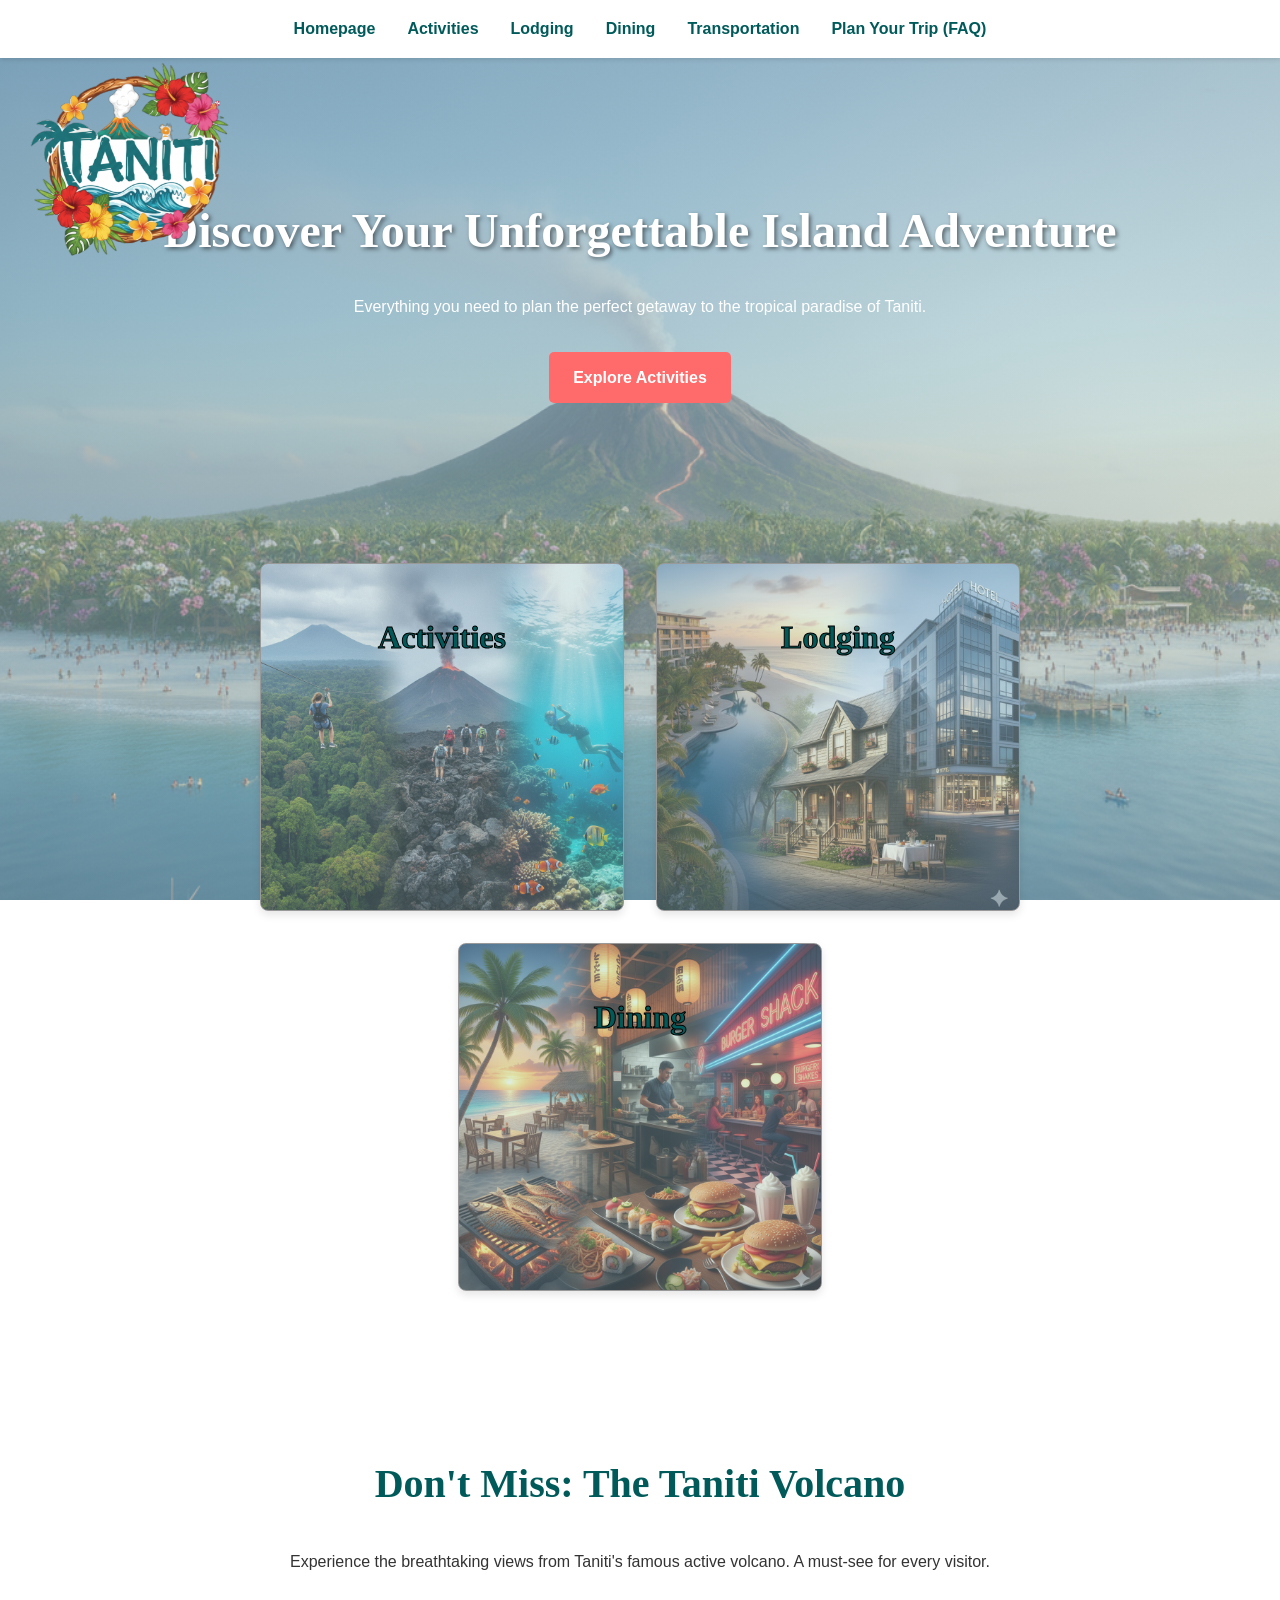
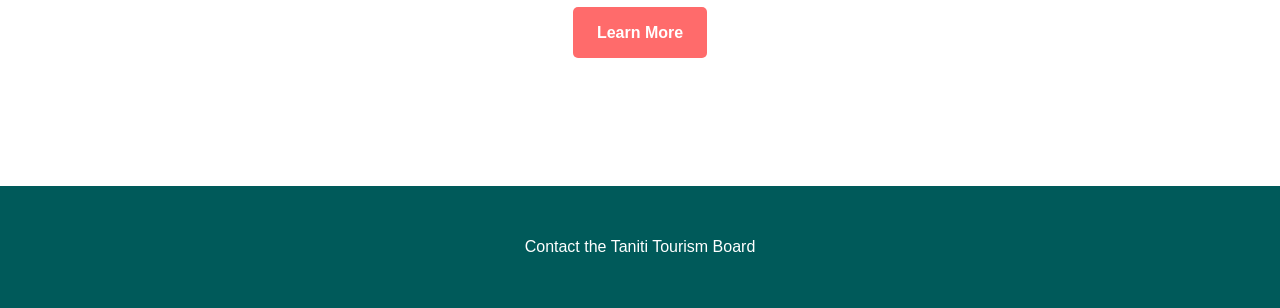
<file: index.html>
<!DOCTYPE html>
<html lang="en">
<head>
    <meta charset="UTF-8">
    <meta name="viewport" content="width=device-width, initial-scale=1.0">
    <link rel="stylesheet" href="style.css">
    <title>Visit Taniti - Your Island Getaway</title>
</head>
<body>
    <a href="index.html">
        <img src="images/Taniti_Logo_Transparent.png" alt="Taniti Island Tourism Logo" class="logo">
    </a>
    <header>
        <button class="nav-toggle" aria-label="toggle navigation">
            <span class="hamburger"></span>
            <span class="hamburger"></span>
            <span class="hamburger"></span>
        </button>
        <nav>
            <ul id="primary-navigation">
                <li><a href="index.html">Homepage</a></li>
                <li><a href="activities.html">Activities</a></li>
                <li><a href="lodging.html">Lodging</a></li>
                <li><a href="dining.html">Dining</a></li>
                <li><a href="transportation.html">Transportation</a></li>
                <li><a href="faq.html">Plan Your Trip (FAQ)</a></li>
            </ul>
        </nav>
    </header>

    <main>
        <section class="hero">
            <h1>Discover Your Unforgettable Island Adventure</h1>
            <p>Everything you need to plan the perfect getaway to the tropical paradise of Taniti.</p>
            <a href="activities.html" class="button">Explore Activities</a>
        </section>

        <section class="categories">
            <a href="activities.html" class="card card-activities">
                <h3 class="stroked-text">Activities</h3>
            </a>
            <a href="lodging.html" class="card card-lodging">
                <h3 class="stroked-text">Lodging</h3>
            </a>
            <a href="dining.html" class="card card-dining">
                <h3 class="stroked-text">Dining</h3>
            </a>
        </section>

        <section class="featured-highlight">
            <h2>Don't Miss: The Taniti Volcano</h2>
            <p>Experience the breathtaking views from Taniti's famous active volcano. A must-see for every visitor.</p>
            <a href="volcano-tour.html" class="button">Learn More</a>
        </section>
    </main>

    <footer>
        <p>Contact the Taniti Tourism Board</p>
    </footer>
    <script src="script.js"></script>
</body>
</html>
</file>
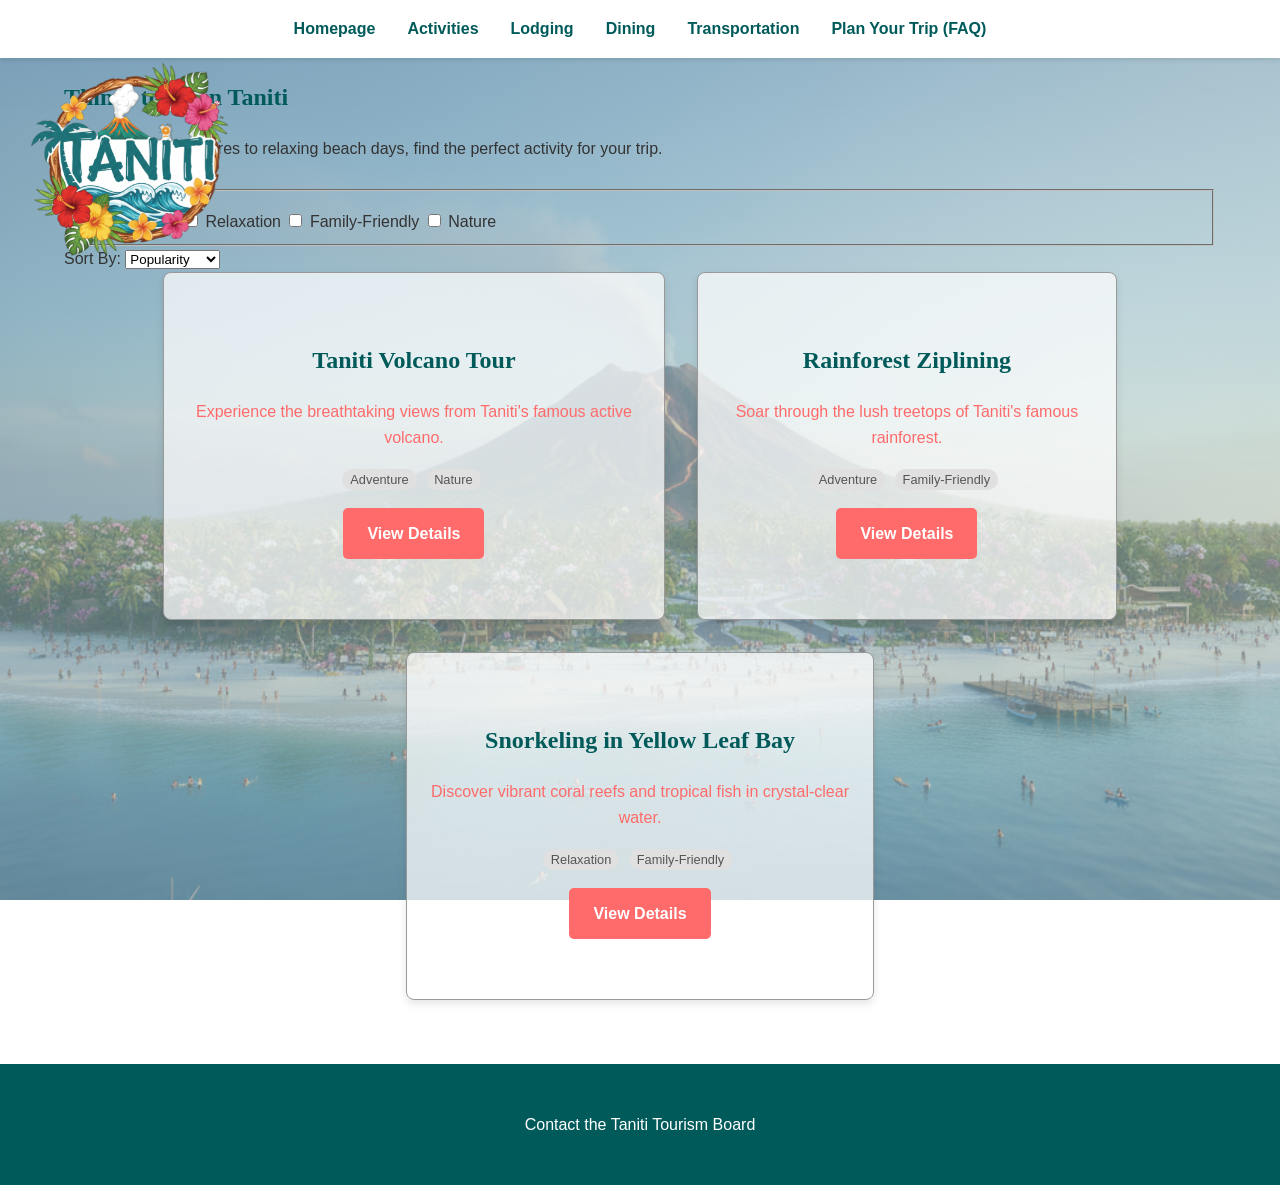
<file: activities.html>
<!DOCTYPE html>
<html lang="en">
<head>
    <meta charset="UTF-8">
    <meta name="viewport" content="width=device-width, initial-scale=1.0">
    <title>Activities in Taniti</title>
    <link rel="stylesheet" href="style.css"> </head>
<body>
    <a href="index.html">
        <img src="images/Taniti_Logo_Transparent.png" alt="Taniti Island Tourism Logo" class="logo">
    </a>
    <header>
        <button class="nav-toggle" aria-label="toggle navigation">
            <span class="hamburger"></span>
            <span class="hamburger"></span>
            <span class="hamburger"></span>
        </button>
        <nav>
            <ul id="primary-navigation">
                <li><a href="index.html">Homepage</a></li>
                <li><a href="activities.html">Activities</a></li>
                <li><a href="lodging.html">Lodging</a></li>
                <li><a href="dining.html">Dining</a></li>
                <li><a href="transportation.html">Transportation</a></li>
                <li><a href="faq.html">Plan Your Trip (FAQ)</a></li>
            </ul>
        </nav>
    </header>

    <main>
        <section class="page-title">
            <h1>Things to Do in Taniti</h1>
            <p>From thrilling adventures to relaxing beach days, find the perfect activity for your trip.</p>
        </section>

        <section class="filters">
            <form>
                <fieldset>
                    <legend>Filter by Category:</legend>
                    <input type="checkbox" id="adventure" name="category" value="adventure">
                    <label for="adventure">Adventure</label>
                    <input type="checkbox" id="relaxation" name="category" value="relaxation">
                    <label for="relaxation">Relaxation</label>
                    <input type="checkbox" id="family" name="category" value="family">
                    <label for="family">Family-Friendly</label>
                    <input type="checkbox" id="nature" name="category" value="nature">
                    <label for="nature">Nature</label>
                </fieldset>
                <label for="sort-by">Sort By:</label>
                <select id="sort-by" name="sort">
                    <option value="popularity">Popularity</option>
                    <option value="alphabetical">Alphabetical</option>
                </select>
            </form>
        </section>

        <section class="activity-grid filterable-cards">
            <a href="volcano-tour.html" class="card-link" data-category="adventure nature">
                <div class="activity-card">
                    <h2>Taniti Volcano Tour</h2>
                    <p>Experience the breathtaking views from Taniti's famous active volcano.</p>
                    <div class="tags">
                        <span>Adventure</span>
                        <span>Nature</span>
                    </div>
                    <span class="button">View Details</span>
                </div>
            </a>
            <a href="ziplining-details.html" class="card-link" data-category="adventure family">
                <div class="activity-card">
                    <h2>Rainforest Ziplining</h2>
                    <p>Soar through the lush treetops of Taniti's famous rainforest.</p>
                    <div class="tags">
                        <span>Adventure</span>
                        <span>Family-Friendly</span>
                    </div>
                    <span class="button">View Details</span>
                </div>
            </a>
            <a href="snorkeling-details.html" class="card-link" data-category="relaxation family">
                <div class="activity-card">
                    <h2>Snorkeling in Yellow Leaf Bay</h2>
                    <p>Discover vibrant coral reefs and tropical fish in crystal-clear water.</p>
                    <div class="tags">
                        <span>Relaxation</span>
                        <span>Family-Friendly</span>
                    </div>
                    <span class="button">View Details</span>
                </div>
            </a>
        </section>
    </main>

    <footer>
        <p>Contact the Taniti Tourism Board</p>
    </footer>
    <script src="script.js"></script>
</body>
</html>
</file>
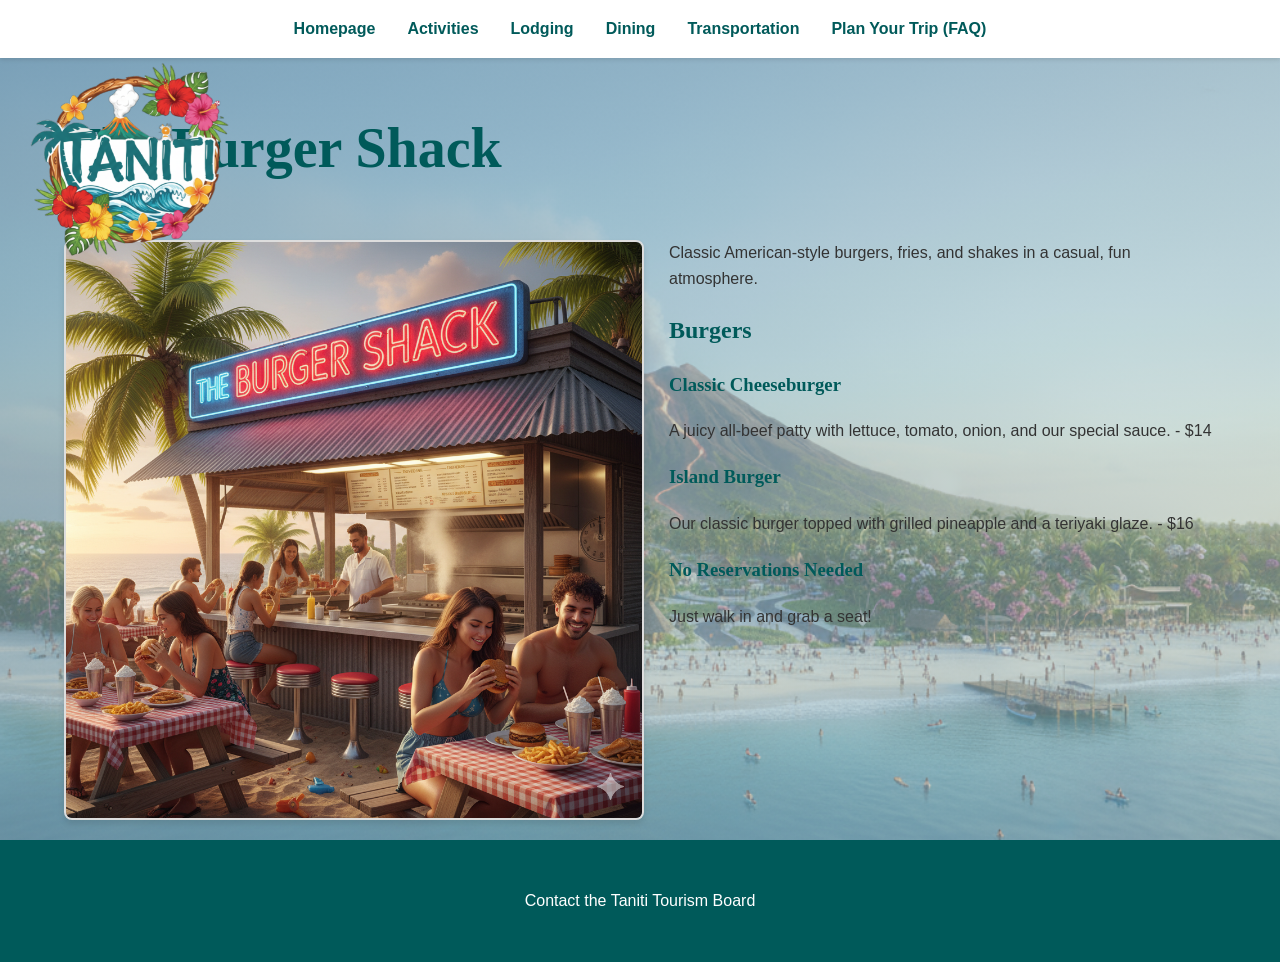
<file: burger-shack-details.html>
<!DOCTYPE html>
<html lang="en">
<head>
    <meta charset="UTF-8">
    <meta name="viewport" content="width=device-width, initial-scale=1.0">
    <title>Menu - The Burger Shack</title>
    <link rel="stylesheet" href="style.css"> </head>
<body>
    <a href="index.html">
        <img src="images/Taniti_Logo_Transparent.png" alt="Taniti Island Tourism Logo" class="logo">
    </a>
    <header>
        <button class="nav-toggle" aria-label="toggle navigation">
            <span class="hamburger"></span>
            <span class="hamburger"></span>
            <span class="hamburger"></span>
        </button>
        <nav>
            <ul id="primary-navigation">
                <li><a href="index.html">Homepage</a></li>
                <li><a href="activities.html">Activities</a></li>
                <li><a href="lodging.html">Lodging</a></li>
                <li><a href="dining.html">Dining</a></li>
                <li><a href="transportation.html">Transportation</a></li>
                <li><a href="faq.html">Plan Your Trip (FAQ)</a></li>
            </ul>
        </nav>
    </header>

    <main>
        <article class="menu-details">
            <h1>The Burger Shack</h1>

            <div class="gallery">
                <img src="images/The Burger Shack.png" class="gallery-image" alt="A charming burger restaurant with a fun atmosphere.">
            </div>

            <p>Classic American-style burgers, fries, and shakes in a casual, fun atmosphere.</p>
            
            <div class="menu-section">
                <h2>Burgers</h2>
                <div class="menu-item">
                    <h3>Classic Cheeseburger</h3>
                    <p>A juicy all-beef patty with lettuce, tomato, onion, and our special sauce. - $14</p>
                </div>
                <div class="menu-item">
                    <h3>Island Burger</h3>
                    <p>Our classic burger topped with grilled pineapple and a teriyaki glaze. - $16</p>
                </div>
            </div>

            <div class="booking-info">
                <h3>No Reservations Needed</h3>
                <p>Just walk in and grab a seat!</p>
            </div>
            
        </article>
    </main>

    <footer>
        <p>Contact the Taniti Tourism Board</p>
    </footer>
    <script src="script.js"></script>
</body>
</html>
</file>
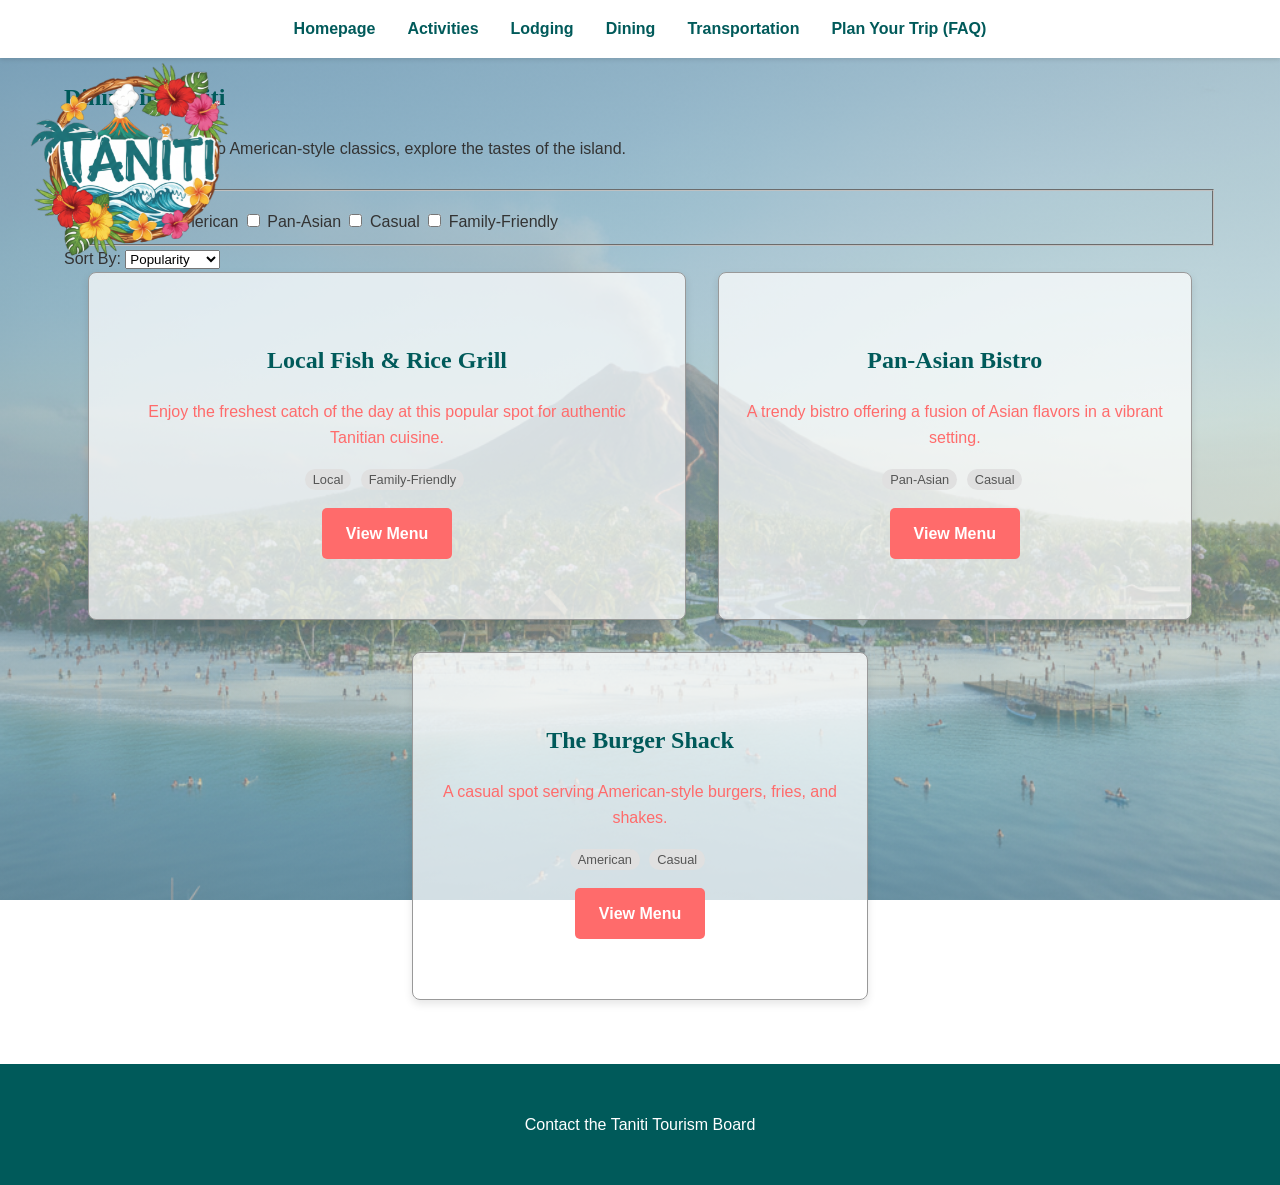
<file: dining.html>
<!DOCTYPE html>
<html lang="en">
<head>
    <meta charset="UTF-8">
    <meta name="viewport" content="width=device-width, initial-scale=1.0">
    <title>Dining in Taniti</title>
    <link rel="stylesheet" href="style.css"> </head>
<body>
    <a href="index.html">
        <img src="images/Taniti_Logo_Transparent.png" alt="Taniti Island Tourism Logo" class="logo">
    </a>
    <header>
        <button class="nav-toggle" aria-label="toggle navigation">
            <span class="hamburger"></span>
            <span class="hamburger"></span>
            <span class="hamburger"></span>
        </button>
        <nav>
            <ul id="primary-navigation">
                <li><a href="index.html">Homepage</a></li>
                <li><a href="activities.html">Activities</a></li>
                <li><a href="lodging.html">Lodging</a></li>
                <li><a href="dining.html">Dining</a></li>
                <li><a href="transportation.html">Transportation</a></li>
                <li><a href="faq.html">Plan Your Trip (FAQ)</a></li>
            </ul>
        </nav>
    </header>

    <main>
        <section class="page-title">
            <h1>Dining in Taniti</h1>
            <p>From fresh local fish to American-style classics, explore the tastes of the island.</p>
        </section>

        <section class="filters">
            <form>
                <fieldset>
                    <legend>Filter by Cuisine:</legend>
                    <input type="checkbox" id="local" name="cuisine" value="local">
                    <label for="local">Local</label>
                    <input type="checkbox" id="american" name="cuisine" value="american">
                    <label for="american">American</label>
                    <input type="checkbox" id="pan-asian" name="cuisine" value="pan-asian">
                    <label for="pan-asian">Pan-Asian</label>
                    <input type="checkbox" id="casual" name="cuisine" value="casual">
                    <label for="casual">Casual</label>
                    <input type="checkbox" id="family-friendly" name="cuisine" value="family-friendly">
                    <label for="family-friendly">Family-Friendly</label>
                </fieldset>
                <label for="sort-by">Sort By:</label>
                <select id="sort-by" name="sort">
                    <option value="popularity">Popularity</option>
                    <option value="alphabetical">Alphabetical</option>
                </select>
            </form>
        </section>

        <section class="dining-grid filterable-cards">
            <a href="local-fish-details.html" class="card-link" data-category="local family-friendly">
                <div class="dining-card">
                    <h2>Local Fish & Rice Grill</h2>
                    <p>Enjoy the freshest catch of the day at this popular spot for authentic Tanitian cuisine.</p>
                    <div class="tags">
                        <span>Local</span>
                        <span>Family-Friendly</span>
                    </div>
                    <span class="button">View Menu</span>
                </div>
            </a>
            <a href="pan-asian-details.html" class="card-link" data-category="pan-asian casual">
                <div class="dining-card">
                    <h2>Pan-Asian Bistro</h2>
                    <p>A trendy bistro offering a fusion of Asian flavors in a vibrant setting.</p>
                    <div class="tags">
                        <span>Pan-Asian</span>
                        <span>Casual</span>
                    </div>
                    <span class="button">View Menu</span>
                </div>
            </a>
            <a href="burger-shack-details.html" class="card-link" data-category="american casual">
                <div class="dining-card">
                    <h2>The Burger Shack</h2>
                    <p>A casual spot serving American-style burgers, fries, and shakes.</p>
                    <div class="tags">
                        <span>American</span>
                        <span>Casual</span>
                    </div>
                    <span class="button">View Menu</span>
                </div>
            </a>
            
        </section>
    </main>

    <footer>
        <p>Contact the Taniti Tourism Board</p>
    </footer>
    <script src="script.js"></script>
</body>
</html>
</file>
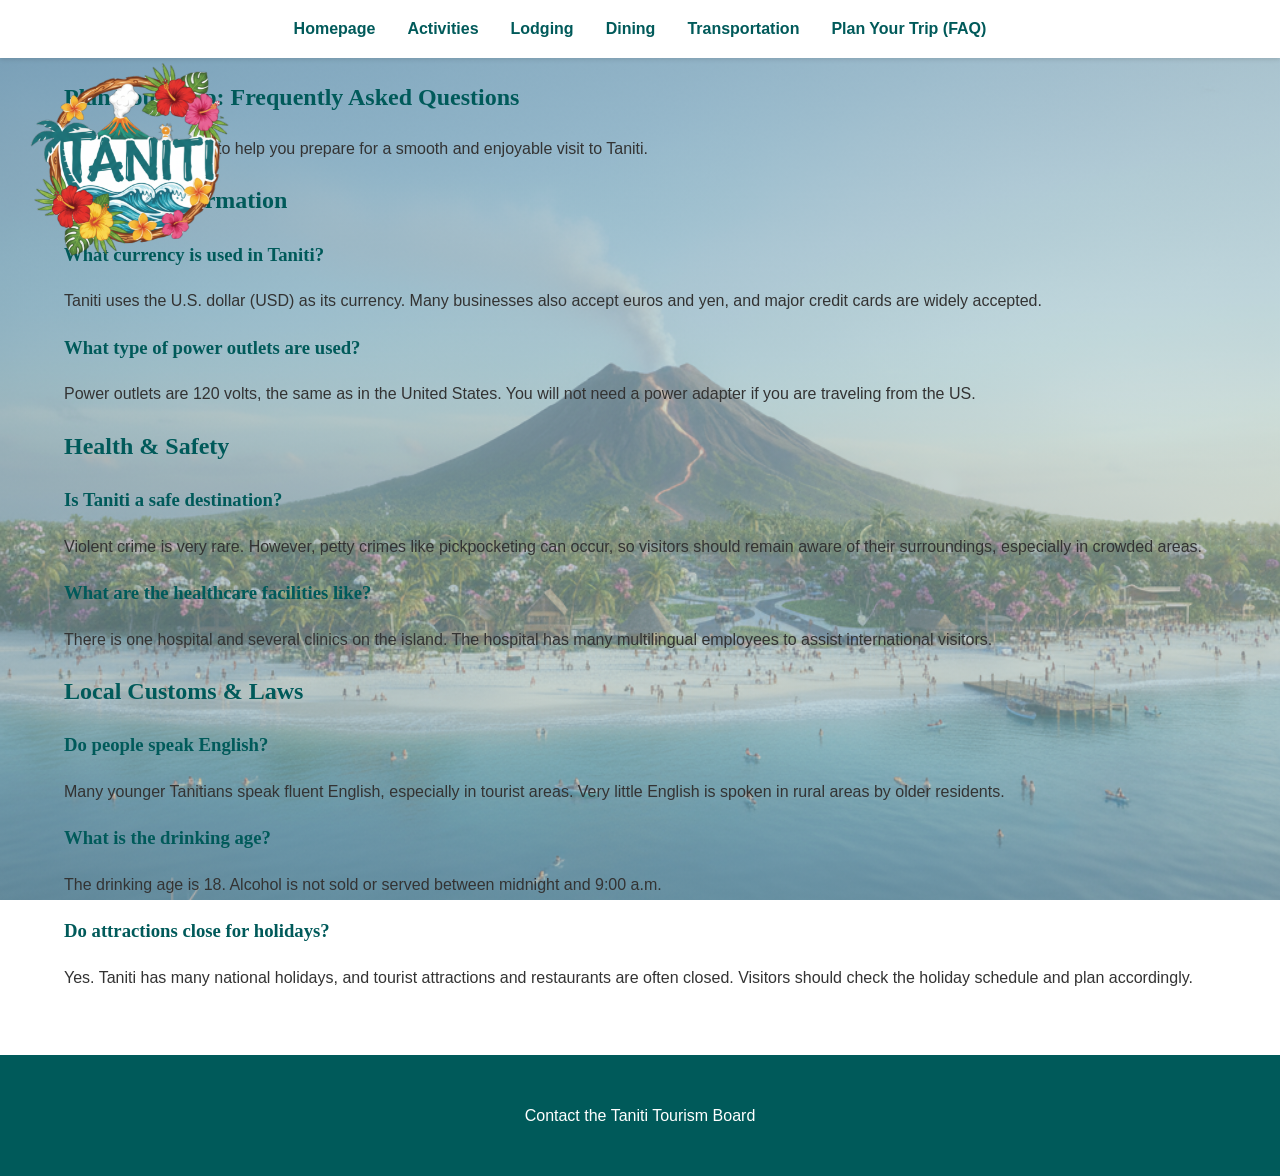
<file: faq.html>
<!DOCTYPE html>
<html lang="en">
<head>
    <meta charset="UTF-8">
    <meta name="viewport" content="width=device-width, initial-scale=1.0">
    <title>Plan Your Trip to Taniti (FAQ)</title>
    <link rel="stylesheet" href="style.css"> </head>
<body>
    <a href="index.html">
        <img src="images/Taniti_Logo_Transparent.png" alt="Taniti Island Tourism Logo" class="logo">
    </a>
    <header>
        <button class="nav-toggle" aria-label="toggle navigation">
            <span class="hamburger"></span>
            <span class="hamburger"></span>
            <span class="hamburger"></span>
        </button>
        <nav>
            <ul id="primary-navigation">
                <li><a href="index.html">Homepage</a></li>
                <li><a href="activities.html">Activities</a></li>
                <li><a href="lodging.html">Lodging</a></li>
                <li><a href="dining.html">Dining</a></li>
                <li><a href="transportation.html">Transportation</a></li>
                <li><a href="faq.html">Plan Your Trip (FAQ)</a></li>
            </ul>
        </nav>
    </header>

    <main>
        <section class="page-title">
            <h1>Plan Your Trip: Frequently Asked Questions</h1>
            <p>Essential information to help you prepare for a smooth and enjoyable visit to Taniti.</p>
        </section>

        <article class="faq-content">
            
            <h2>Practical Information</h2>
            
            <div class="faq-item">
                <h3>What currency is used in Taniti?</h3>
                <p>Taniti uses the U.S. dollar (USD) as its currency. Many businesses also accept euros and yen, and major credit cards are widely accepted.</p>
            </div>

            <div class="faq-item">
                <h3>What type of power outlets are used?</h3>
                <p>Power outlets are 120 volts, the same as in the United States. You will not need a power adapter if you are traveling from the US.</p>
            </div>

            <h2>Health & Safety</h2>

            <div class="faq-item">
                <h3>Is Taniti a safe destination?</h3>
                <p>Violent crime is very rare. However, petty crimes like pickpocketing can occur, so visitors should remain aware of their surroundings, especially in crowded areas.</p>
            </div>

             <div class="faq-item">
                <h3>What are the healthcare facilities like?</h3>
                <p>There is one hospital and several clinics on the island. The hospital has many multilingual employees to assist international visitors.</p>
            </div>

            <h2>Local Customs & Laws</h2>

            <div class="faq-item">
                <h3>Do people speak English?</h3>
                <p>Many younger Tanitians speak fluent English, especially in tourist areas. Very little English is spoken in rural areas by older residents.</p>
            </div>

            <div class="faq-item">
                <h3>What is the drinking age?</h3>
                <p>The drinking age is 18. Alcohol is not sold or served between midnight and 9:00 a.m.</p>
            </div>

             <div class="faq-item">
                <h3>Do attractions close for holidays?</h3>
                <p>Yes. Taniti has many national holidays, and tourist attractions and restaurants are often closed. Visitors should check the holiday schedule and plan accordingly.</p>
            </div>

        </article>
    </main>

    <footer>
        <p>Contact the Taniti Tourism Board</p>
    </footer>
    <script src="script.js"></script>
</body>
</html>
</file>
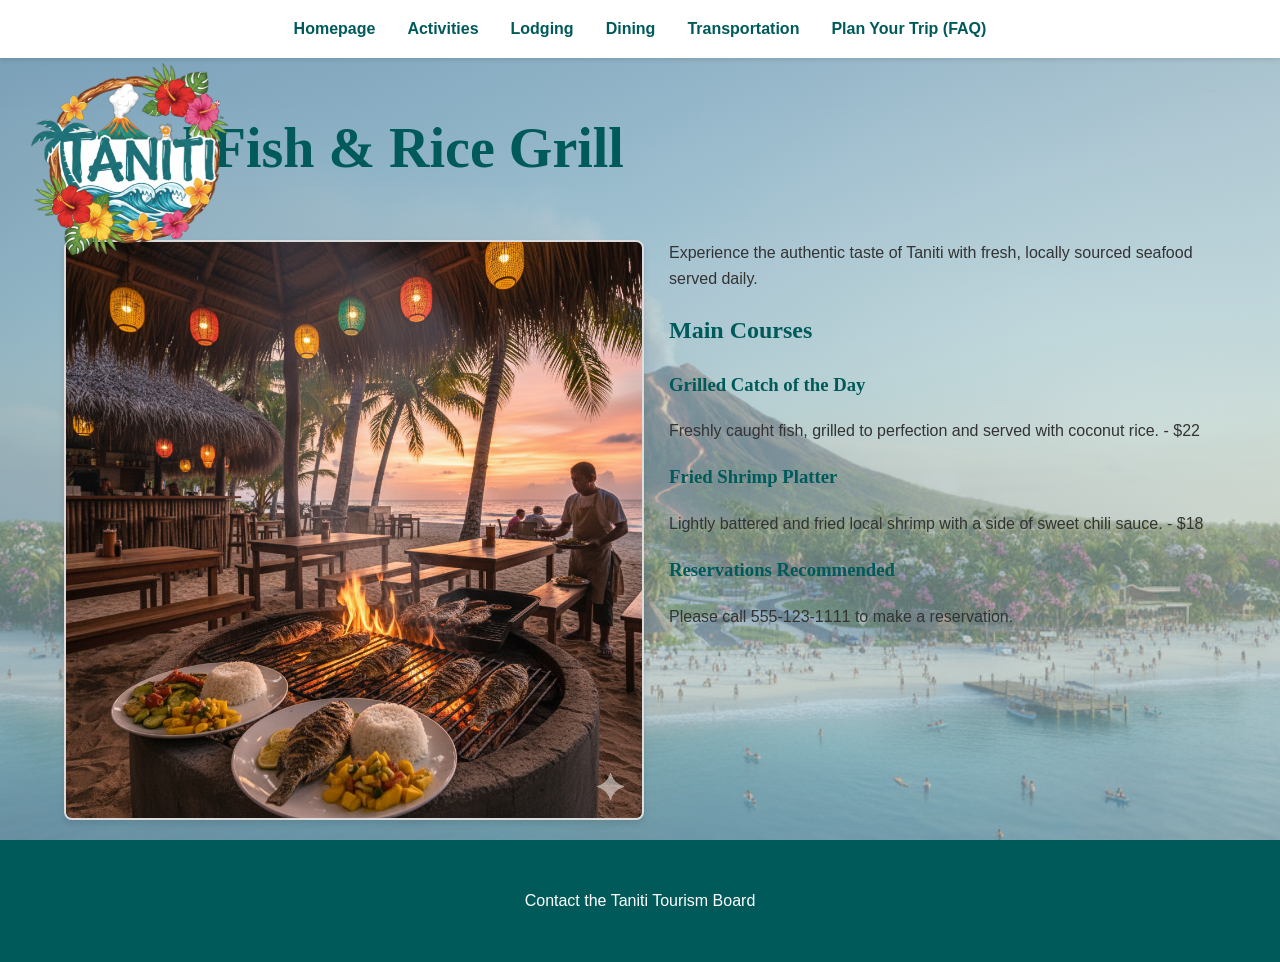
<file: local-fish-details.html>
<!DOCTYPE html>
<html lang="en">
<head>
    <meta charset="UTF-8">
    <meta name="viewport" content="width=device-width, initial-scale=1.0">
    <title>Menu - Local Fish & Rice Grill</title>
    <link rel="stylesheet" href="style.css"> </head>
<body>
    <a href="index.html">
        <img src="images/Taniti_Logo_Transparent.png" alt="Taniti Island Tourism Logo" class="logo">
    </a>
    <header>
        <button class="nav-toggle" aria-label="toggle navigation">
            <span class="hamburger"></span>
            <span class="hamburger"></span>
            <span class="hamburger"></span>
        </button>
        <nav>
            <ul id="primary-navigation">
                <li><a href="index.html">Homepage</a></li>
                <li><a href="activities.html">Activities</a></li>
                <li><a href="lodging.html">Lodging</a></li>
                <li><a href="dining.html">Dining</a></li>
                <li><a href="transportation.html">Transportation</a></li>
                <li><a href="faq.html">Plan Your Trip (FAQ)</a></li>
            </ul>
        </nav>
    </header>

    <main>
        <article class="menu-details">
            <h1>Local Fish & Rice Grill</h1>
            <div class="gallery">
                <img src="images/localfishrest.png" class="gallery-image" alt="A cozy local fish and rice grill restaurant.">

            <p>Experience the authentic taste of Taniti with fresh, locally sourced seafood served daily.</p>
            
            <div class="menu-section">
                <h2>Main Courses</h2>
                <div class="menu-item">
                    <h3>Grilled Catch of the Day</h3>
                    <p>Freshly caught fish, grilled to perfection and served with coconut rice. - $22</p>
                </div>
                <div class="menu-item">
                    <h3>Fried Shrimp Platter</h3>
                    <p>Lightly battered and fried local shrimp with a side of sweet chili sauce. - $18</p>
                </div>
            </div>

            <div class="booking-info">
                <h3>Reservations Recommended</h3>
                <p>Please call 555-123-1111 to make a reservation.</p>
            </div>
            
        </article>
    </main>

    <footer>
        <p>Contact the Taniti Tourism Board</p>
    </footer>
    <script src="script.js"></script>
</body>
</html>
</file>
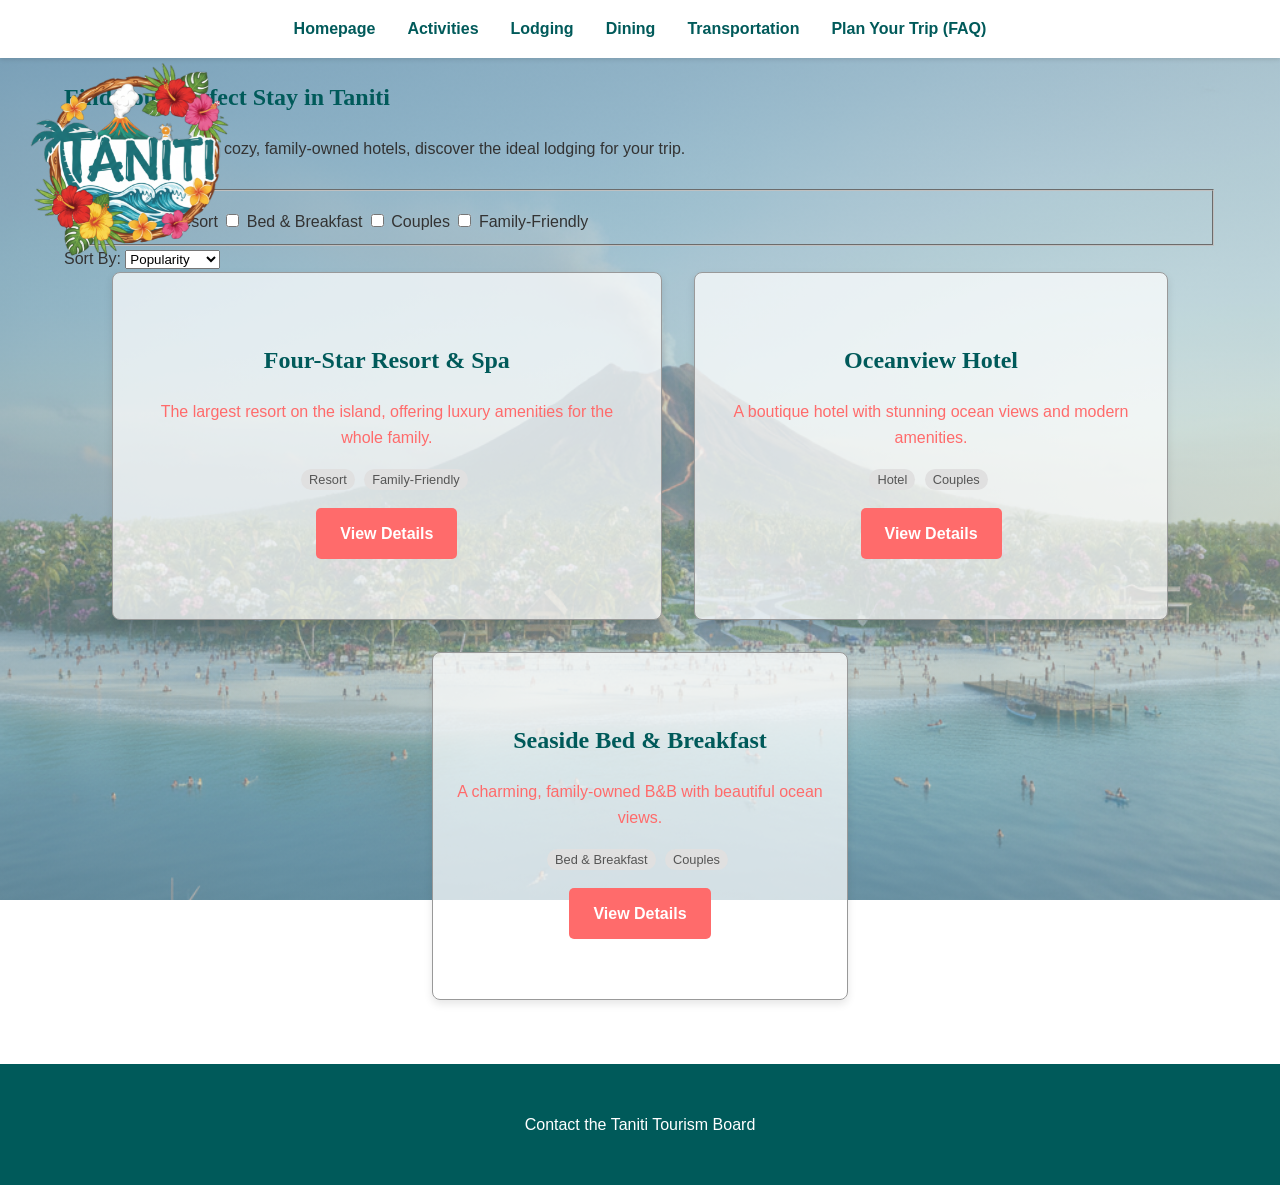
<file: lodging.html>
<!DOCTYPE html>
<html lang="en">
<head>
    <meta charset="UTF-8">
    <meta name="viewport" content="width=device-width, initial-scale=1.0">
    <title>Lodging in Taniti</title>
    <link rel="stylesheet" href="style.css"> </head>
<body>
    <a href="index.html">
        <img src="images/Taniti_Logo_Transparent.png" alt="Taniti Island Tourism Logo" class="logo">
    </a>
    <header>
        <button class="nav-toggle" aria-label="toggle navigation">
            <span class="hamburger"></span>
            <span class="hamburger"></span>
            <span class="hamburger"></span>
        </button>
        <nav>
            <ul id="primary-navigation">
                <li><a href="index.html">Homepage</a></li>
                <li><a href="activities.html">Activities</a></li>
                <li><a href="lodging.html">Lodging</a></li>
                <li><a href="dining.html">Dining</a></li>
                <li><a href="transportation.html">Transportation</a></li>
                <li><a href="faq.html">Plan Your Trip (FAQ)</a></li>
            </ul>
        </nav>
    </header>

    <main>
        <section class="page-title">
            <h1>Find Your Perfect Stay in Taniti</h1>
            <p>From luxury resorts to cozy, family-owned hotels, discover the ideal lodging for your trip.</p>
        </section>

        <section class="filters">
            <form>
                <fieldset>
                    <legend>Filter by Type:</legend>
                    <input type="checkbox" id="hotel" name="type" value="hotel">
                    <label for="hotel">Hotel</label>
                    <input type="checkbox" id="resort" name="type" value="resort">
                    <label for="resort">Resort</label>
                    <input type="checkbox" id="b-and-b" name="type" value="b-and-b">
                    <label for="b-and-b">Bed & Breakfast</label>
                    <input type="checkbox" id="hostel" name="type" value="couples">
                    <label for="couples">Couples</label>
                    <input type="checkbox" id="family-friendly" name="type" value="family-friendly">
                    <label for="family-friendly">Family-Friendly</label>
                </fieldset>
                <label for="sort-by">Sort By:</label>
                <select id="sort-by" name="sort">
                    <option value="popularity">Popularity</option>
                    <option value="alphabetical">Alphabetical</option>
                </select>
            </form>
        </section>

        <section class="lodging-grid filterable-cards">
            <a href="resort-details.html" class="card-link" data-category="resort family-friendly">
                <div class="lodging-card">
                    <h2>Four-Star Resort & Spa</h2>
                    <p>The largest resort on the island, offering luxury amenities for the whole family.</p>
                    <div class="tags">
                        <span>Resort</span>
                        <span>Family-Friendly</span>
                    </div>
                    <span class="button">View Details</span>
                </div>
            </a>
            <a href="oceanview-details.html" class="card-link" data-category="hotel couples">
                <div class="lodging-card">
                    <h2>Oceanview Hotel</h2>
                    <p>A boutique hotel with stunning ocean views and modern amenities.</p>
                    <div class="tags">
                        <span>Hotel</span>
                        <span>Couples</span>
                    </div>
                    <span class="button">View Details</span>
                </div>
            </a>
            <a href="b-and-b-details.html" class="card-link" data-category="b-and-b couples">
                <div class="lodging-card">
                    <h2>Seaside Bed & Breakfast</h2>
                    <p>A charming, family-owned B&B with beautiful ocean views.</p>
                    <div class="tags">
                        <span>Bed & Breakfast</span>
                        <span>Couples</span>
                    </div>
                    <span class="button">View Details</span>
                </div>
            </a>
        </section>
    </main>

    <footer>
        <p>Contact the Taniti Tourism Board</p>
    </footer>
    <script src="script.js"></script>
</body>
</html>
</file>
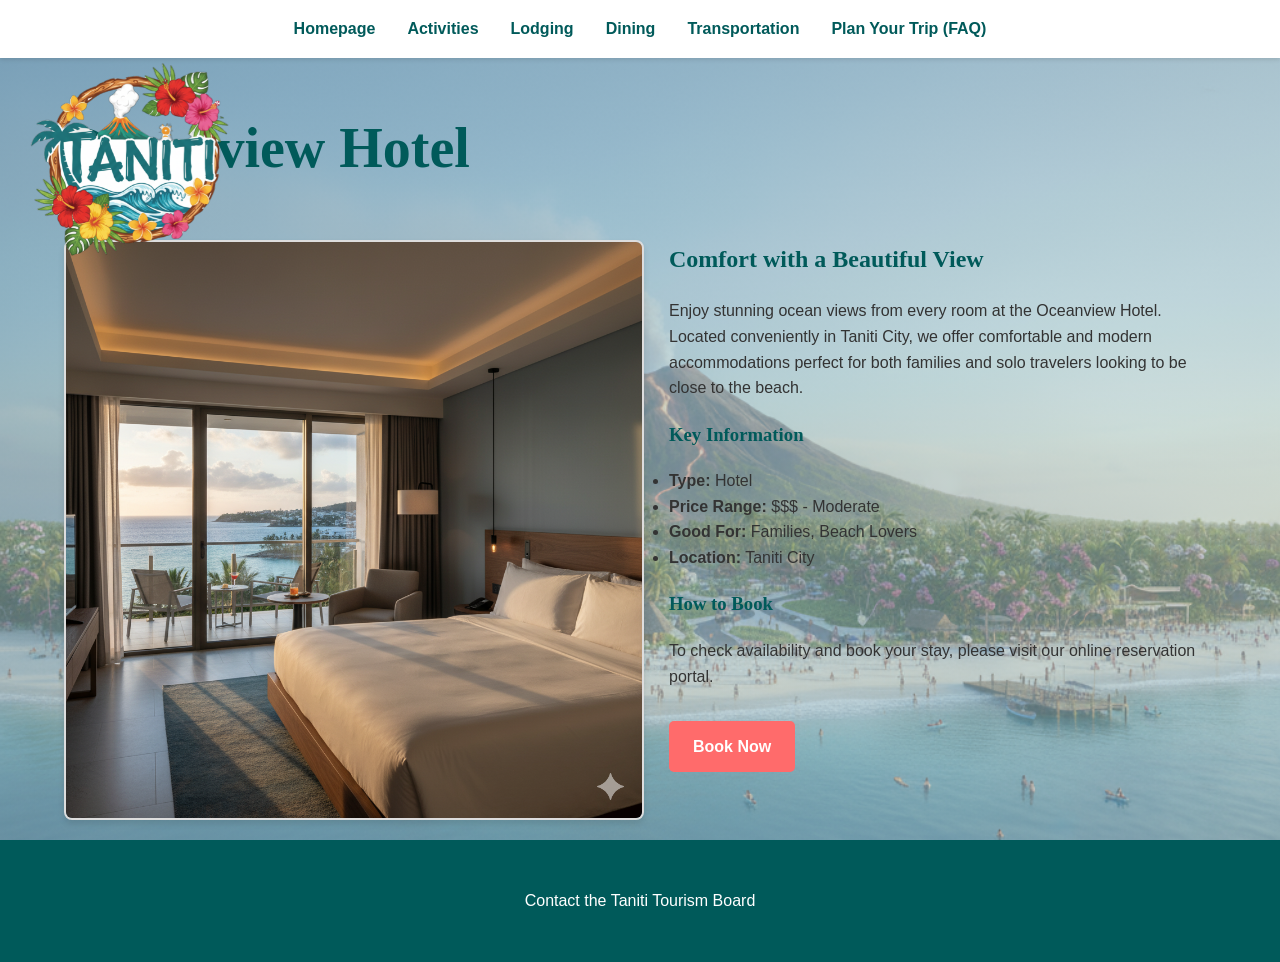
<file: oceanview-details.html>
<!DOCTYPE html>
<html lang="en">
<head>
    <meta charset="UTF-8">
    <meta name="viewport" content="width=device-width, initial-scale=1.0">
    <title>Oceanview Hotel - Taniti Lodging</title>
    <link rel="stylesheet" href="style.css">
</head>
<body>
    <a href="index.html">
        <img src="images/Taniti_Logo_Transparent.png" alt="Taniti Island Tourism Logo" class="logo">
    </a>

    <header>
        <button class="nav-toggle" aria-label="toggle navigation">
            <span class="hamburger"></span>
            <span class="hamburger"></span>
            <span class="hamburger"></span>
        </button>
        <nav>
            <ul id="primary-navigation">
                <li><a href="index.html">Homepage</a></li>
                <li><a href="activities.html">Activities</a></li>
                <li><a href="lodging.html">Lodging</a></li>
                <li><a href="dining.html">Dining</a></li>
                <li><a href="transportation.html">Transportation</a></li>
                <li><a href="faq.html">Plan Your Trip (FAQ)</a></li>
            </ul>
        </nav>
    </header>

    <main>
        <article class="lodging-details">
            <h1>Oceanview Hotel</h1>

            <div class="gallery">
                <img src="images/Ocean Hotel.png" class="gallery-image" alt="A modern hotel room with a balcony overlooking the ocean.">
            </div>

            <div class="description">
                <h2>Comfort with a Beautiful View</h2>
                <p>Enjoy stunning ocean views from every room at the Oceanview Hotel. Located conveniently in Taniti City, we offer comfortable and modern accommodations perfect for both families and solo travelers looking to be close to the beach.</p>
            </div>

            <aside class="info-box">
                <h3>Key Information</h3>
                <ul>
                    <li><strong>Type:</strong> Hotel</li>
                    <li><strong>Price Range:</strong> $$$ - Moderate</li>
                    <li><strong>Good For:</strong> Families, Beach Lovers</li>
                    <li><strong>Location:</strong> Taniti City</li>
                </ul>
            </aside>

            <div class="booking-info">
                <h3>How to Book</h3>
                <p>To check availability and book your stay, please visit our online reservation portal.</p>
                <a href="#" class="button">Book Now</a>
            </div>
            
        </article>
    </main>

    <footer>
        <p>Contact the Taniti Tourism Board</p>
    </footer>
    <script src="script.js"></script>
</body>
</html>
</file>
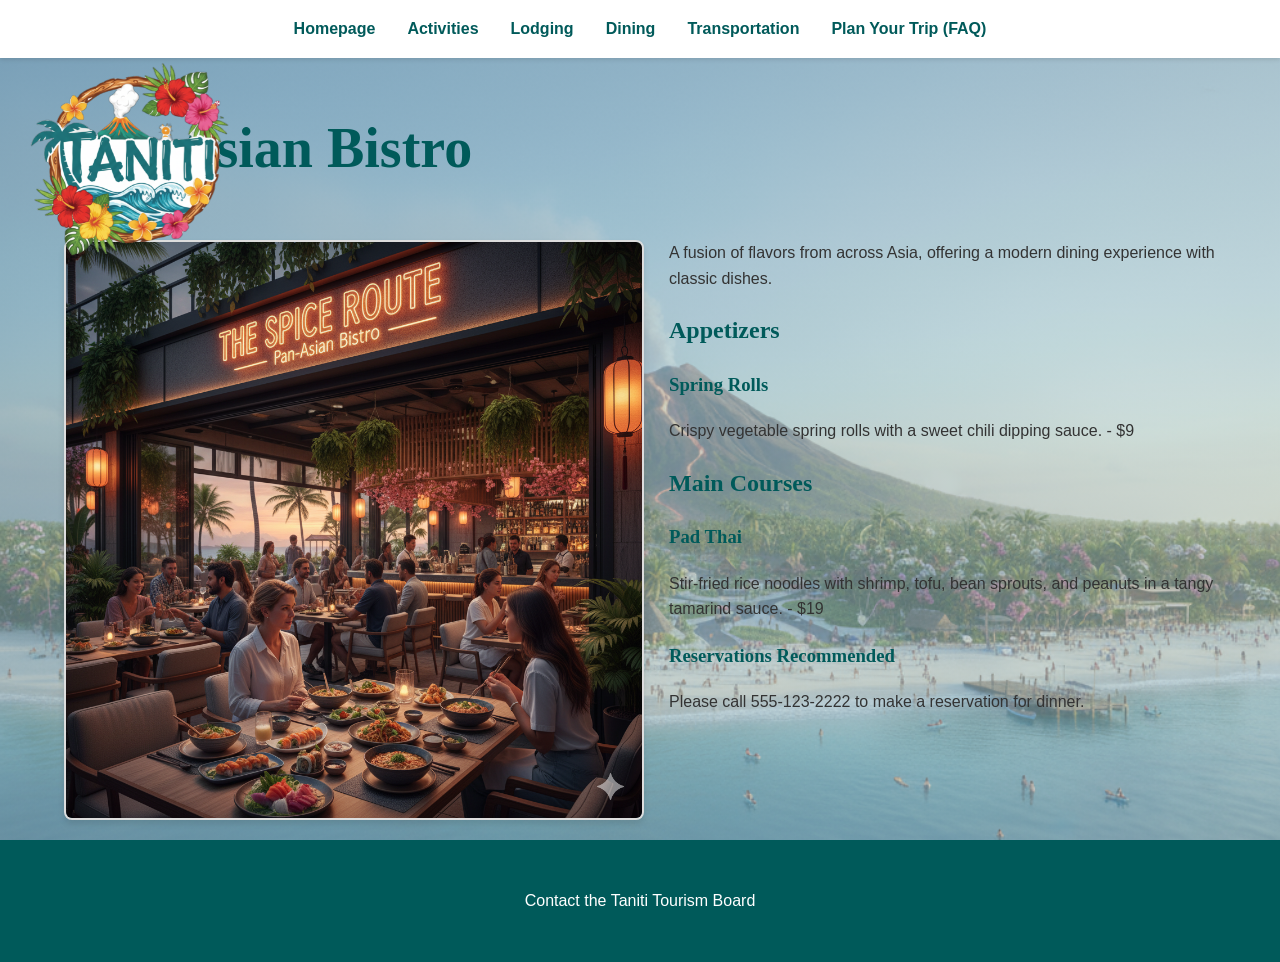
<file: pan-asian-details.html>
<!DOCTYPE html>
<html lang="en">
<head>
    <meta charset="UTF-8">
    <meta name="viewport" content="width=device-width, initial-scale=1.0">
    <title>Menu - Pan-Asian Bistro</title>
    <link rel="stylesheet" href="style.css">
</head>
<body>
    <a href="index.html">
        <img src="images/Taniti_Logo_Transparent.png" alt="Taniti Island Tourism Logo" class="logo">
    </a>

    <header>
        <button class="nav-toggle" aria-label="toggle navigation">
            <span class="hamburger"></span>
            <span class="hamburger"></span>
            <span class="hamburger"></span>
        </button>
        <nav>
            <ul id="primary-navigation">
                <li><a href="index.html">Homepage</a></li>
                <li><a href="activities.html">Activities</a></li>
                <li><a href="lodging.html">Lodging</a></li>
                <li><a href="dining.html">Dining</a></li>
                <li><a href="transportation.html">Transportation</a></li>
                <li><a href="faq.html">Plan Your Trip (FAQ)</a></li>
            </ul>
        </nav>
    </header>

    <main>
        <article class="menu-details">
            <h1>Pan-Asian Bistro</h1>

            <div class="gallery">
                <img src="images/Pan-asian bistro.png" class="gallery-image" alt="Interior of Pan-Asian Bistro with modern decor.">
            </div>

            <p>A fusion of flavors from across Asia, offering a modern dining experience with classic dishes.</p>
            
            <div class="menu-section">
                <h2>Appetizers</h2>
                <div class="menu-item">
                    <h3>Spring Rolls</h3>
                    <p>Crispy vegetable spring rolls with a sweet chili dipping sauce. - $9</p>
                </div>
                
                <h2>Main Courses</h2>
                <div class="menu-item">
                    <h3>Pad Thai</h3>
                    <p>Stir-fried rice noodles with shrimp, tofu, bean sprouts, and peanuts in a tangy tamarind sauce. - $19</p>
                </div>
            </div>

            <div class="booking-info">
                <h3>Reservations Recommended</h3>
                <p>Please call 555-123-2222 to make a reservation for dinner.</p>
            </div>
            
        </article>
    </main>

    <footer>
        <p>Contact the Taniti Tourism Board</p>
    </footer>
    <script src="script.js"></script>
</body>
</html>
</file>
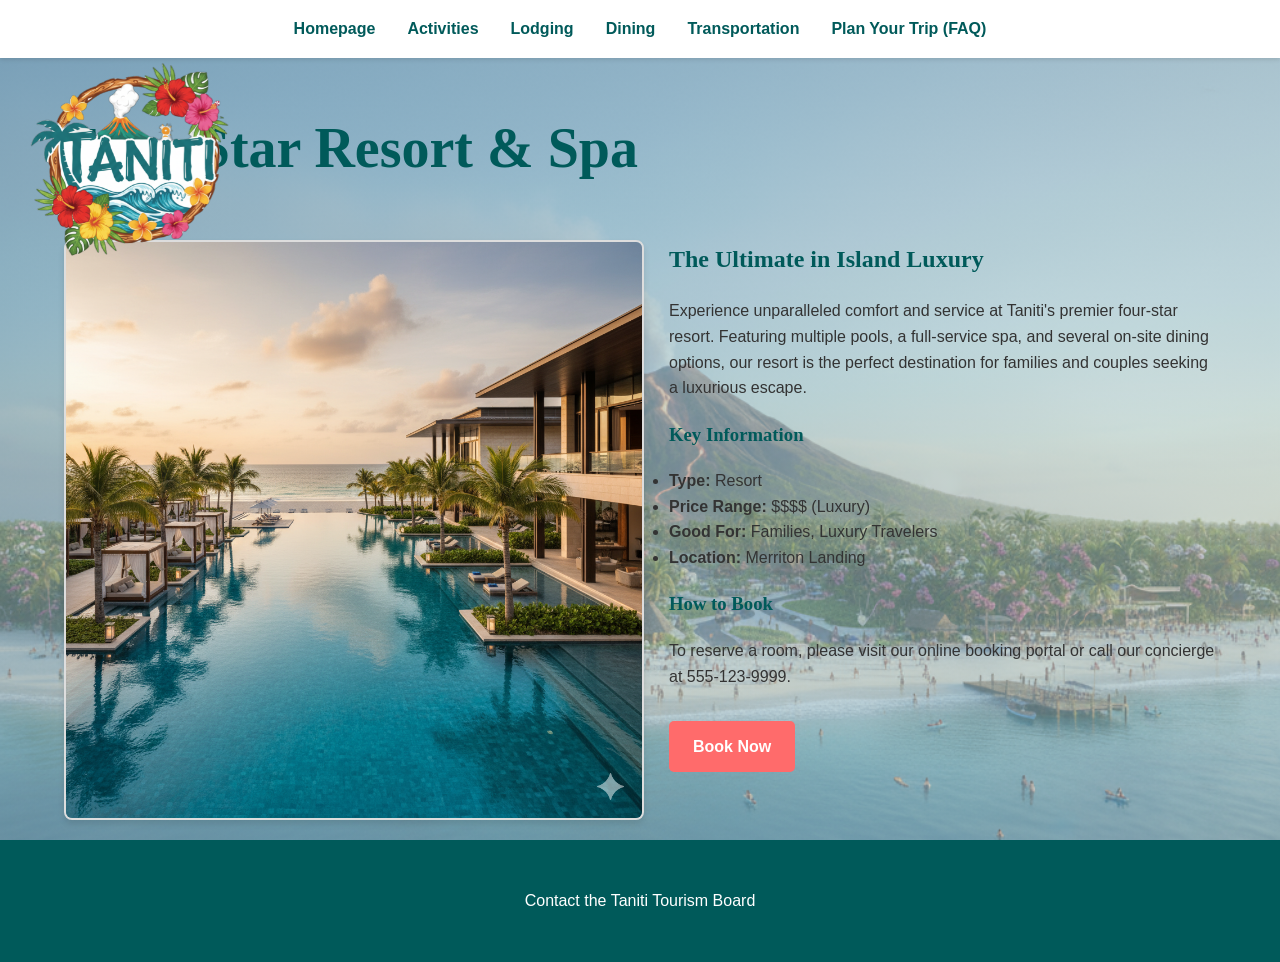
<file: resort-details.html>
<!DOCTYPE html>
<html lang="en">
<head>
    <meta charset="UTF-8">
    <meta name="viewport" content="width=device-width, initial-scale=1.0">
    <title>Four-Star Resort & Spa - Taniti Lodging</title>
    <link rel="stylesheet" href="style.css"> </head>
<body>
    <a href="index.html">
        <img src="images/Taniti_Logo_Transparent.png" alt="Taniti Island Tourism Logo" class="logo">
    </a>
    <header>
        <button class="nav-toggle" aria-label="toggle navigation">
            <span class="hamburger"></span>
            <span class="hamburger"></span>
            <span class="hamburger"></span>
        </button>
        <nav>
            <ul id="primary-navigation">
                <li><a href="index.html">Homepage</a></li>
                <li><a href="activities.html">Activities</a></li>
                <li><a href="lodging.html">Lodging</a></li>
                <li><a href="dining.html">Dining</a></li>
                <li><a href="transportation.html">Transportation</a></li>
                <li><a href="faq.html">Plan Your Trip (FAQ)</a></li>
            </ul>
        </nav>
    </header>

    <main>
        <article class="lodging-details">
            <h1>Four-Star Resort & Spa</h1>

            <div class="gallery">
                <img src="images/Resortwithpool.png" class="gallery-image" alt="A beautiful luxury resort with a large pool.">
            </div>

            <div class="description">
                <h2>The Ultimate in Island Luxury</h2>
                <p>Experience unparalleled comfort and service at Taniti's premier four-star resort. Featuring multiple pools, a full-service spa, and several on-site dining options, our resort is the perfect destination for families and couples seeking a luxurious escape.</p>
            </div>

            <aside class="info-box">
                <h3>Key Information</h3>
                <ul>
                    <li><strong>Type:</strong> Resort</li>
                    <li><strong>Price Range:</strong> $$$$ (Luxury)</li>
                    <li><strong>Good For:</strong> Families, Luxury Travelers</li>
                    <li><strong>Location:</strong> Merriton Landing</li>
                </ul>
            </aside>

            <div class="booking-info">
                <h3>How to Book</h3>
                <p>To reserve a room, please visit our online booking portal or call our concierge at 555-123-9999.</p>
                <a href="#" class="button">Book Now</a>
            </div>
            
        </article>
    </main>

    <footer>
        <p>Contact the Taniti Tourism Board</p>
    </footer>
    <script src="script.js"></script>
</body>
</html>
</file>
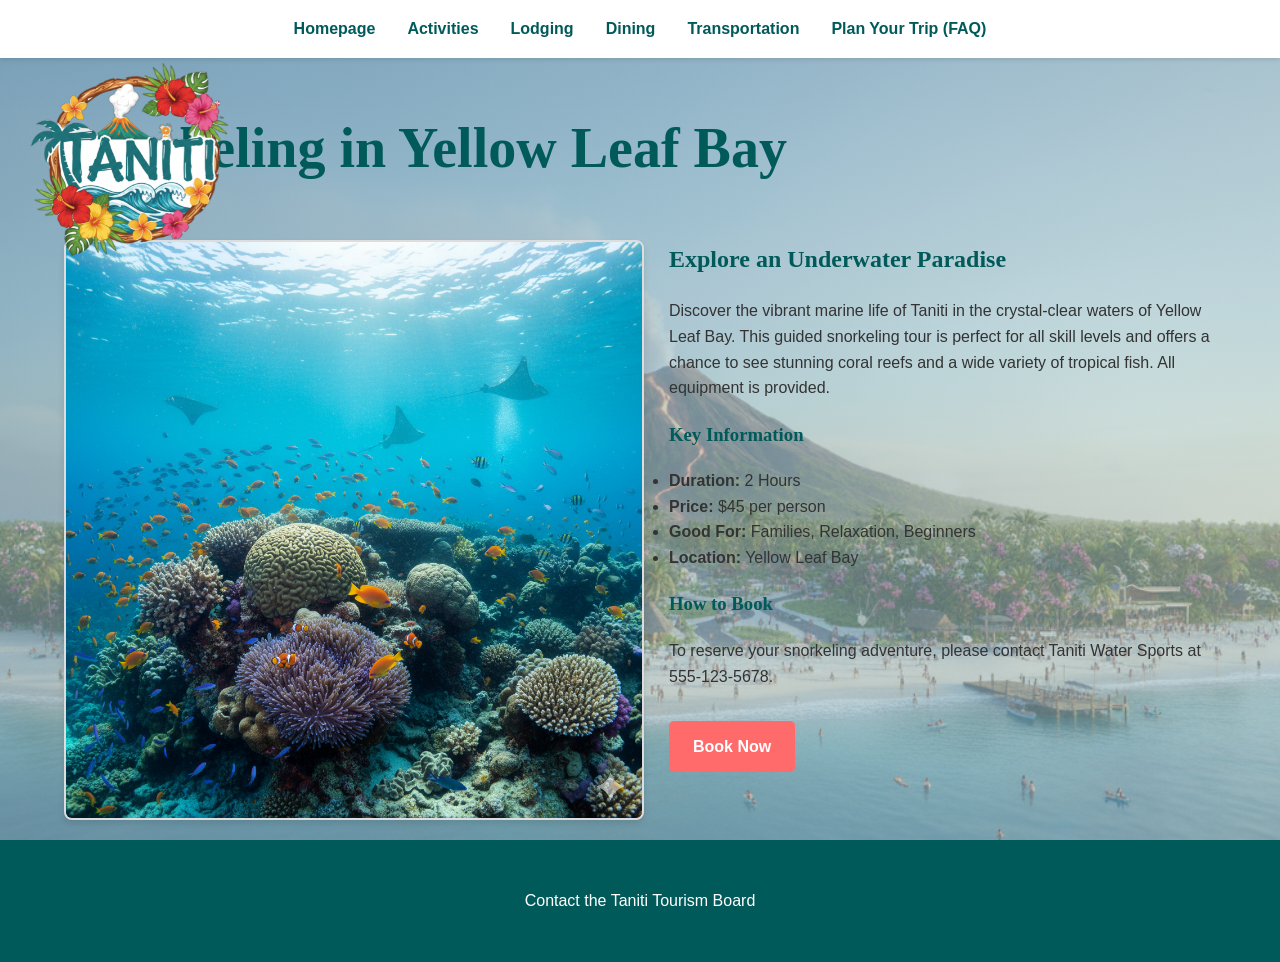
<file: snorkeling-details.html>
<!DOCTYPE html>
<html lang="en">
<head>
    <meta charset="UTF-8">
    <meta name="viewport" content="width=device-width, initial-scale=1.0">
    <title>Snorkeling in Yellow Leaf Bay - Taniti Activities</title>
    <link rel="stylesheet" href="style.css"> </head>
<body>
    <a href="index.html">
        <img src="images/Taniti_Logo_Transparent.png" alt="Taniti Island Tourism Logo" class="logo">
    </a>
    <header>
        <button class="nav-toggle" aria-label="toggle navigation">
            <span class="hamburger"></span>
            <span class="hamburger"></span>
            <span class="hamburger"></span>
        </button>
        <nav>
            <ul id="primary-navigation">
                <li><a href="index.html">Homepage</a></li>
                <li><a href="activities.html">Activities</a></li>
                <li><a href="lodging.html">Lodging</a></li>
                <li><a href="dining.html">Dining</a></li>
                <li><a href="transportation.html">Transportation</a></li>
                <li><a href="faq.html">Plan Your Trip (FAQ)</a></li>
            </ul>
        </nav>
    </header>

    <main>
        <article class="activity-details">
            <h1>Snorkeling in Yellow Leaf Bay</h1>

            <div class="gallery">
                <img src="images/coralfish.png" class="gallery-image" alt="Colorful tropical fish swimming in a coral reef.">
            </div>

            <div class="description">
                <h2>Explore an Underwater Paradise</h2>
                <p>Discover the vibrant marine life of Taniti in the crystal-clear waters of Yellow Leaf Bay. This guided snorkeling tour is perfect for all skill levels and offers a chance to see stunning coral reefs and a wide variety of tropical fish. All equipment is provided.</p>
            </div>

            <aside class="info-box">
                <h3>Key Information</h3>
                <ul>
                    <li><strong>Duration:</strong> 2 Hours</li>
                    <li><strong>Price:</strong> $45 per person</li>
                    <li><strong>Good For:</strong> Families, Relaxation, Beginners</li>
                    <li><strong>Location:</strong> Yellow Leaf Bay</li>
                </ul>
            </aside>

            <div class="booking-info">
                <h3>How to Book</h3>
                <p>To reserve your snorkeling adventure, please contact Taniti Water Sports at 555-123-5678.</p>
                <a href="#" class="button">Book Now</a>
            </div>
            
        </article>
    </main>

    <footer>
        <p>Contact the Taniti Tourism Board</p>
    </footer>
    <script src="script.js"></script>
</body>
</html>
</file>
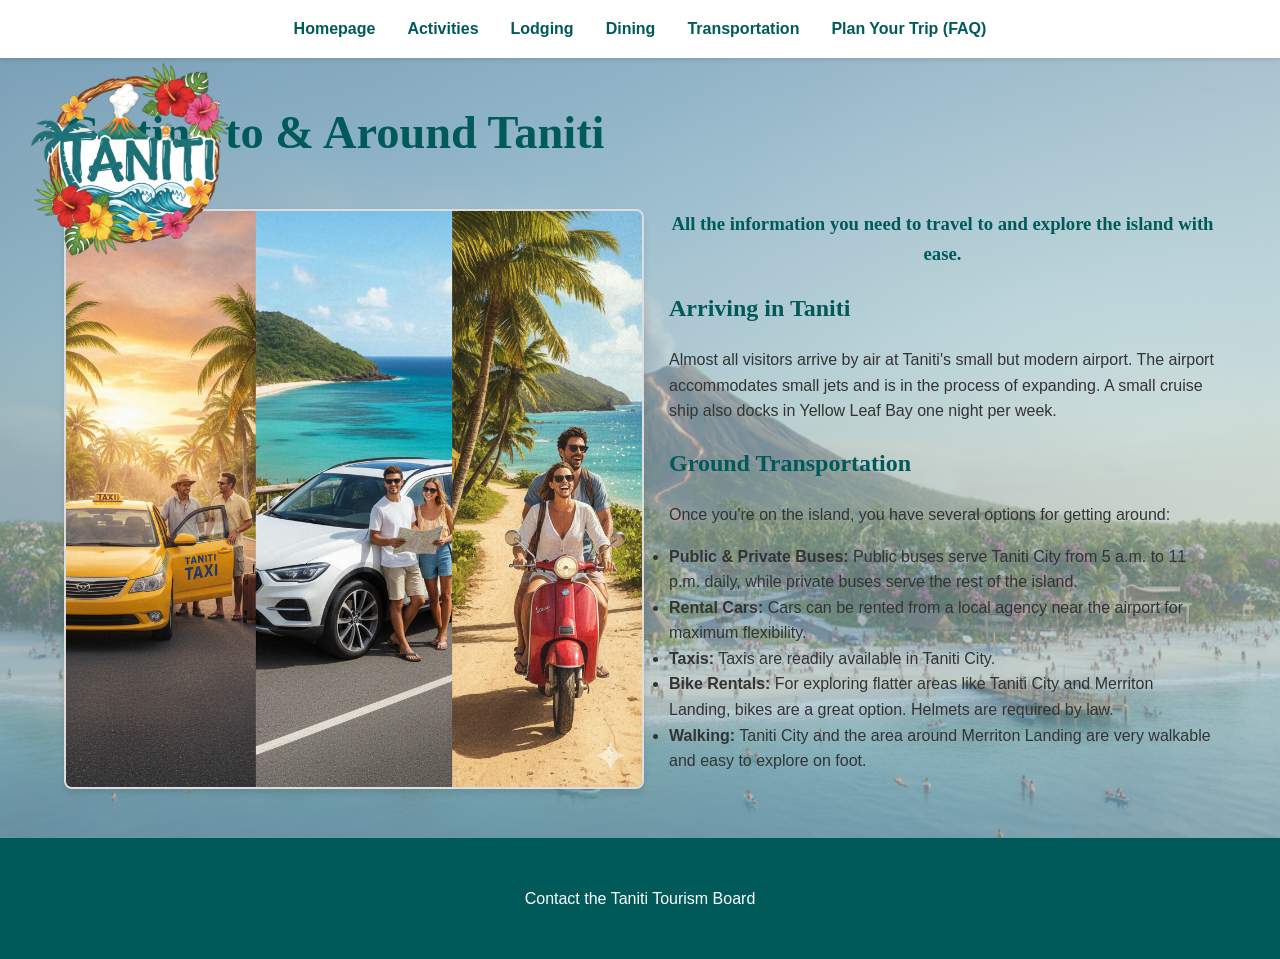
<file: transportation.html>
<!DOCTYPE html>
<html lang="en">
<head>
    <meta charset="UTF-8">
    <meta name="viewport" content="width=device-width, initial-scale=1.0">
    <title>Transportation in Taniti</title>
    <link rel="stylesheet" href="style.css"> </head>
<body>
    <a href="index.html">
        <img src="images/Taniti_Logo_Transparent.png" alt="Taniti Island Tourism Logo" class="logo">
    </a>
    <header>
        <button class="nav-toggle" aria-label="toggle navigation">
            <span class="hamburger"></span>
            <span class="hamburger"></span>
            <span class="hamburger"></span>
        </button>
        <nav>
            <ul id="primary-navigation">
                <li><a href="index.html">Homepage</a></li>
                <li><a href="activities.html">Activities</a></li>
                <li><a href="lodging.html">Lodging</a></li>
                <li><a href="dining.html">Dining</a></li>
                <li><a href="transportation.html">Transportation</a></li>
                <li><a href="faq.html">Plan Your Trip (FAQ)</a></li>
            </ul>
        </nav>
    </header>

    <main>
        
        <section class="page-title">
            <h1 style="font-size: 2.9rem;">Getting to & Around Taniti</h1>

            <div class="gallery">
                <img src="images/transportation.png" class="gallery-image" alt="Various modes of transportation available in Taniti.">
            </div>

            <h3 style="text-align: center;">All the information you need to travel to and explore the island with ease.</h3>
        </section>

        

        <article class="transportation-info">
            
            <h2>Arriving in Taniti</h2>
            <p>Almost all visitors arrive by air at Taniti's small but modern airport. The airport accommodates small jets and is in the process of expanding. A small cruise ship also docks in Yellow Leaf Bay one night per week.</p>

            <h2>Ground Transportation</h2>
            <p>Once you're on the island, you have several options for getting around:</p>
            
            <ul>
                <li><strong>Public & Private Buses:</strong> Public buses serve Taniti City from 5 a.m. to 11 p.m. daily, while private buses serve the rest of the island.</li>
                <li><strong>Rental Cars:</strong> Cars can be rented from a local agency near the airport for maximum flexibility.</li>
                <li><strong>Taxis:</strong> Taxis are readily available in Taniti City.</li>
                <li><strong>Bike Rentals:</strong> For exploring flatter areas like Taniti City and Merriton Landing, bikes are a great option. Helmets are required by law.</li>
                <li><strong>Walking:</strong> Taniti City and the area around Merriton Landing are very walkable and easy to explore on foot.</li>
            </ul>

        </article>
    </main>

    <footer>
        <p>Contact the Taniti Tourism Board</p>
    </footer>
    <script src="script.js"></script>
</body>
</html>
</file>
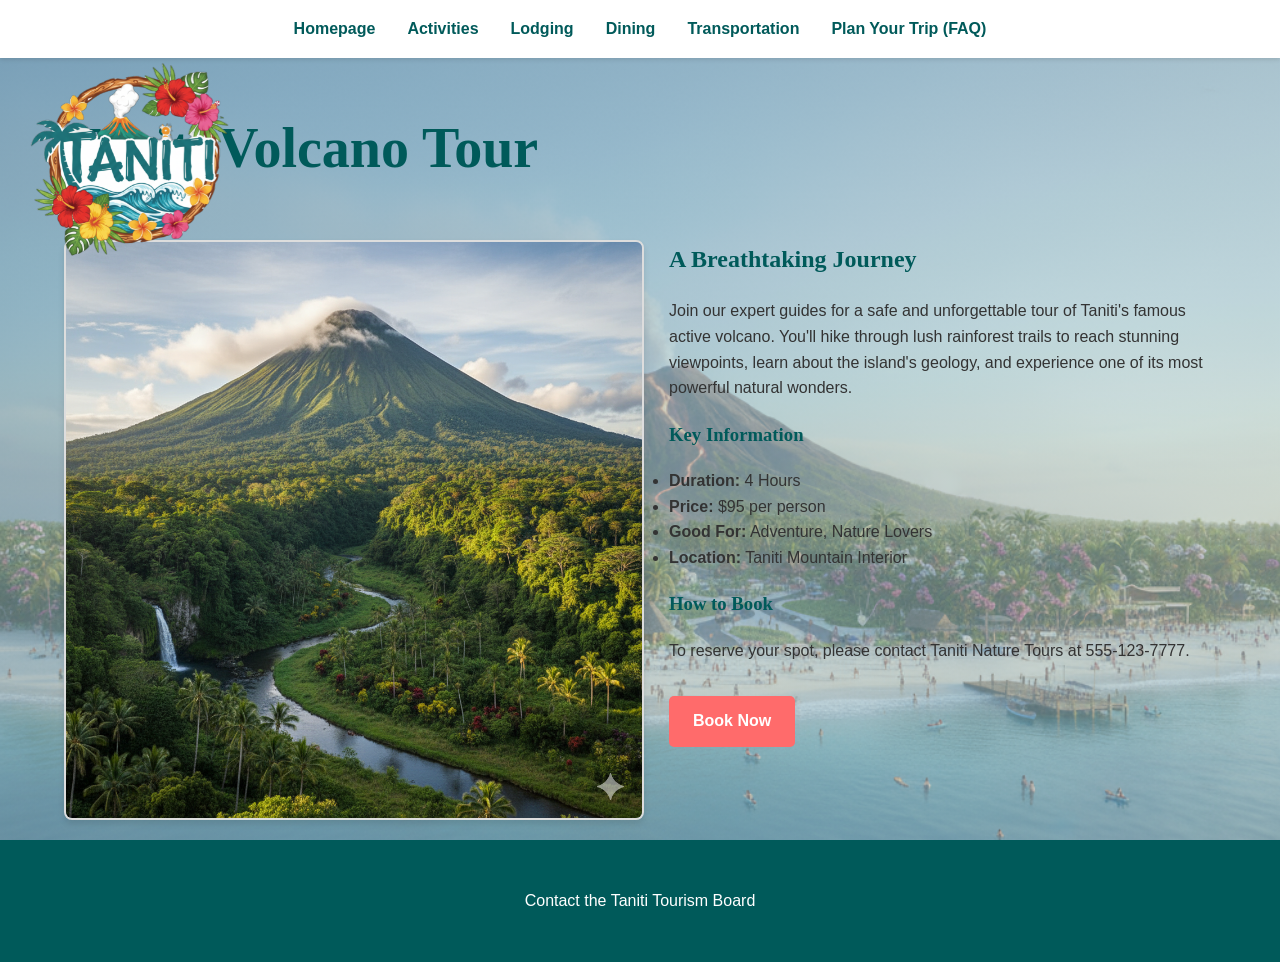
<file: volcano-tour.html>
<!DOCTYPE html>
<html lang="en">
<head>
    <meta charset="UTF-8">
    <meta name="viewport" content="width=device-width, initial-scale=1.0">
    <title>Taniti Volcano Tour - Taniti Activities</title>
    <link rel="stylesheet" href="style.css">
</head>
<body>
    <a href="index.html">
        <img src="images/Taniti_Logo_Transparent.png" alt="Taniti Island Tourism Logo" class="logo">
    </a>

    <header>
        <button class="nav-toggle" aria-label="toggle navigation">
            <span class="hamburger"></span>
            <span class="hamburger"></span>
            <span class="hamburger"></span>
        </button>
        <nav>
            <ul id="primary-navigation">
                <li><a href="index.html">Homepage</a></li>
                <li><a href="activities.html">Activities</a></li>
                <li><a href="lodging.html">Lodging</a></li>
                <li><a href="dining.html">Dining</a></li>
                <li><a href="transportation.html">Transportation</a></li>
                <li><a href="faq.html">Plan Your Trip (FAQ)</a></li>
            </ul>
        </nav>
    </header>

    <main>
        <article class="activity-details">
            <h1>Taniti Volcano Tour</h1>

            <div class="gallery">
                <img src="images/scenicviewvolcano.png" class="gallery-image" alt="A scenic view of a lush, green volcano.">
            </div>

            <div class="description">
                <h2>A Breathtaking Journey</h2>
                <p>Join our expert guides for a safe and unforgettable tour of Taniti's famous active volcano. You'll hike through lush rainforest trails to reach stunning viewpoints, learn about the island's geology, and experience one of its most powerful natural wonders.</p>
            </div>

            <aside class="info-box">
                <h3>Key Information</h3>
                <ul>
                    <li><strong>Duration:</strong> 4 Hours</li>
                    <li><strong>Price:</strong> $95 per person</li>
                    <li><strong>Good For:</strong> Adventure, Nature Lovers</li>
                    <li><strong>Location:</strong> Taniti Mountain Interior</li>
                </ul>
            </aside>

            <div class="booking-info">
                <h3>How to Book</h3>
                <p>To reserve your spot, please contact Taniti Nature Tours at 555-123-7777.</p>
                <a href="#" class="button">Book Now</a>
            </div>
            
        </article>
    </main>

    <footer>
        <p>Contact the Taniti Tourism Board</p>
    </footer>
    <script src="script.js"></script>
</body>
</html>
</file>
<file: style.css>
/* --- General Styles & Fonts --- */
body {
    font-family: 'Helvetica Neue', Arial, sans-serif;
    margin: 0;
    line-height: 1.6;
    color: #333;
    background: linear-gradient(rgba(170, 212, 224, 0.482), rgba(168, 208, 219, 0.477)), url(../images/Gemini_Generated_Image_ejhh47ejhh47ejhh.png);
    background-size: cover;
    background-attachment: fixed;
    background-position: center;
}

h1, h2, h3 {
    font-family: 'Georgia', serif;
    color: #005A5A; /* Deep Teal */
}

img {
    max-width: 100%;
    height: auto;
}


a {
    text-decoration: none;
    color: #FF6B6B; /* Coral Red */
}

main {
    width: 90%;
    max-width: 1200px;
    margin: 0 auto;
}

/* --- Header & Navigation --- */
header {
    background-color: #FFFFFF;
    box-shadow: 0 2px 4px rgba(0,0,0,0.1);
    padding: 1rem 5%;
    position: sticky;
    top: 0;
    z-index: 100;
}

.logo {
    position: fixed;
    top: 60px;      /* Distance from the top of the page */
    left: 30px;     /* Distance from the left of the page */
    z-index: 99;   /* Ensures it stays on top of other content */
    width: 200px;   /* Adjust the size as needed */
}

header nav ul {
    list-style-type: none;
    margin: 0;
    padding: 0;
    display: flex;
    justify-content: center;
    gap: 2rem;
}

header nav a {
    color: #005A5A;
    font-weight: bold;
    text-decoration: none;
}


/* --- Hero Section --- */
.hero {
    background-image: url('https://images.unsplash.com/photo-1507525428034-b723a9ce6890'); /* Placeholder image of a beach */
    background-size: cover;
    background-position: center;
    color: white;
    text-align: center;
    padding: 6rem 1rem;
    display: flex;
    flex-direction: column;
    align-items: center;
}

.hero h1 {
    font-size: 3rem;
    color: white;
    text-shadow: 2px 2px 4px rgba(0,0,0,0.5);
    margin-bottom: 0.5rem;
}

/* --- Button Styles --- */
.button {
    background-color: #FF6B6B; /* Coral Red */
    color: white;
    padding: 0.8rem 1.5rem;
    border-radius: 5px;
    font-weight: bold;
    display: inline-block;
    margin-top: 1rem;
}

.button:hover {
    background-color: #e05252;
}

/* --- Categories & Featured Sections --- */
.categories, .featured-highlight {
    text-align: center;
    padding: 4rem 1rem;
}

.categories {
    display: flex;
    justify-content: center;
    gap: 2rem;
    flex-wrap: wrap; /* Allows cards to stack on smaller screens */
}

.card {
    border: 1px solid #ddd;
    border-radius: 8px;
    box-shadow: 0 4px 6px rgba(0,0,0,0.1);
    width: 250px;
    padding: 4rem 1rem; /* Padding for text inside */
    background-color: #F0FFF0; /* Honeydew green */
}
.card, .activity-card, .lodging-card, .dining-card {
    border: 1px solid #999;
    min-width: 250px;
    padding: 3rem 5%;
    text-align: center;
    border-radius: 8px; /* Add this for rounded corners */
    box-shadow: 0 4px 8px rgba(0,0,0,0.1); /* Add this for a shadow */
    background-color: rgba(255, 255, 255, 0.717); /* White with 85% opacity */
    /* ... your other styles ... */
    min-height: 250px; /* Adjust this value until it looks right */
}
.card-link {
    text-decoration: none;
}

.tags span {
    background-color: #e0e0e0; /* A light gray */
    color: #555;             /* A darker gray text */
    font-size: 0.8rem;      /* Smaller font */
    padding: 3px 8px;
    border-radius: 12px;    /* Pill shape */
    margin-right: 5px;
}
.card h3 {
    margin: 0;
}
.card-activities {
    background: linear-gradient(rgba(170, 212, 224, 0.352), rgba(168, 208, 219, 0.324)), url('images/Activity card.png');
    background-size: cover;
    background-position: center;
}
.card-lodging {
    background: linear-gradient(rgba(170, 212, 224, 0.352), rgba(168, 208, 219, 0.324)), url('images/Lodging card.png');
    background-size: cover;
    background-position: center;
}

.card-dining {
    background: linear-gradient(rgba(170, 212, 224, 0.352), rgba(168, 208, 219, 0.324)), url('images/Dining card.png');
    background-size: cover;
    background-position: center;
}
.categories, 
.activity-grid, 
.lodging-grid, 
.dining-grid {
    display: flex;
    flex-wrap: wrap;
    justify-content: center;
    gap: 2rem;
    align-items: stretch;/* Ensures all cards have the same height */
}

.featured-highlight h2 {
    font-size: 2.5rem;
}

/* --- Footer --- */
footer {
    background-color: #005A5A; /* Deep Teal */
    color: white;
    text-align: center;
    padding: 2rem;
    margin-top: 4rem;
    clear: both;
}
/* --- Mobile Navigation System --- */

/* 1. Hide the hamburger button on desktop */
.nav-toggle {
    display: none;
}

/* 2. Styles for the hamburger icon lines */
.hamburger {
    display: block;
    width: 25px;
    height: 3px;
    background-color: black;
    margin: 5px 0;
    pointer-events: none;
}
/* --- Page-Specific Styles --- */
.activity-details h1, .lodging-details h1, .menu-details h1 {
    font-size: 3.5rem; /* Increase font size */
    font-weight: 700;  /* Make font bolder */
}
.stroked-text {
   -webkit-text-stroke-width: 1px;
   -webkit-text-stroke-color: black;
   font-size: 2rem;
}
.gallery-image {
    border: 2px solid #ddd;
    border-radius: 8px;
    box-shadow: 0 4px 6px rgba(0,0,0,0.1);
    margin-bottom: 1rem;
    width:50%; 
    height:auto; 
    float: left; 
    padding: auto; 
    margin-right: 25px; 
    margin-bottom: 20px;
}
/* --- Responsive Page Content --- */

/* Example CSS Change */

/* --- Styles for Mobile View --- */
@media (max-width: 768px) {
    .gallery-image {
        width: 100%; /* Full width on mobile */
        height: auto;
        float: none; /* Remove float on mobile */
        margin: 0 0 1rem 0; /* Adjust margin for spacing */
    }

    /* --- Mobile Navigation System --- */
    .nav-toggle {
        display: block;
        background: transparent;
        border: none;
        cursor: pointer;
    }

    #primary-navigation {
        display: none;
        position: absolute;
        top: 100%;
        left: 0;
        right: 0;
        background-color: white;
        box-shadow: 0 2px 4px rgba(0,0,0,0.1);
        flex-direction: column;
        align-items: center;
        padding: 1rem;
    }

    #primary-navigation.is-active {
        display: flex;
    }

    /* --- Responsive Page Content --- */
    .categories, .activity-grid, .lodging-grid, .dining-grid {
        flex-direction: column;
        align-items: center;
    }

    .hero h1 {
        font-size: 2.5rem;
    }

    .logo {
        position: fixed;
        top: 0.5%;      /* Distance from the top of the page */
        left: 76%;     /* Distance from the left of the page */
        z-index: 101;   /* Ensures it stays on top of other content */
        width: 22%;   /* Adjust the size as needed */
    }

    .activity-details h1, .lodging-details h1, .menu-details h1 {
        font-size: 2.2rem; /* A smaller, but still impactful, size for mobile */
    }
}
</file>
